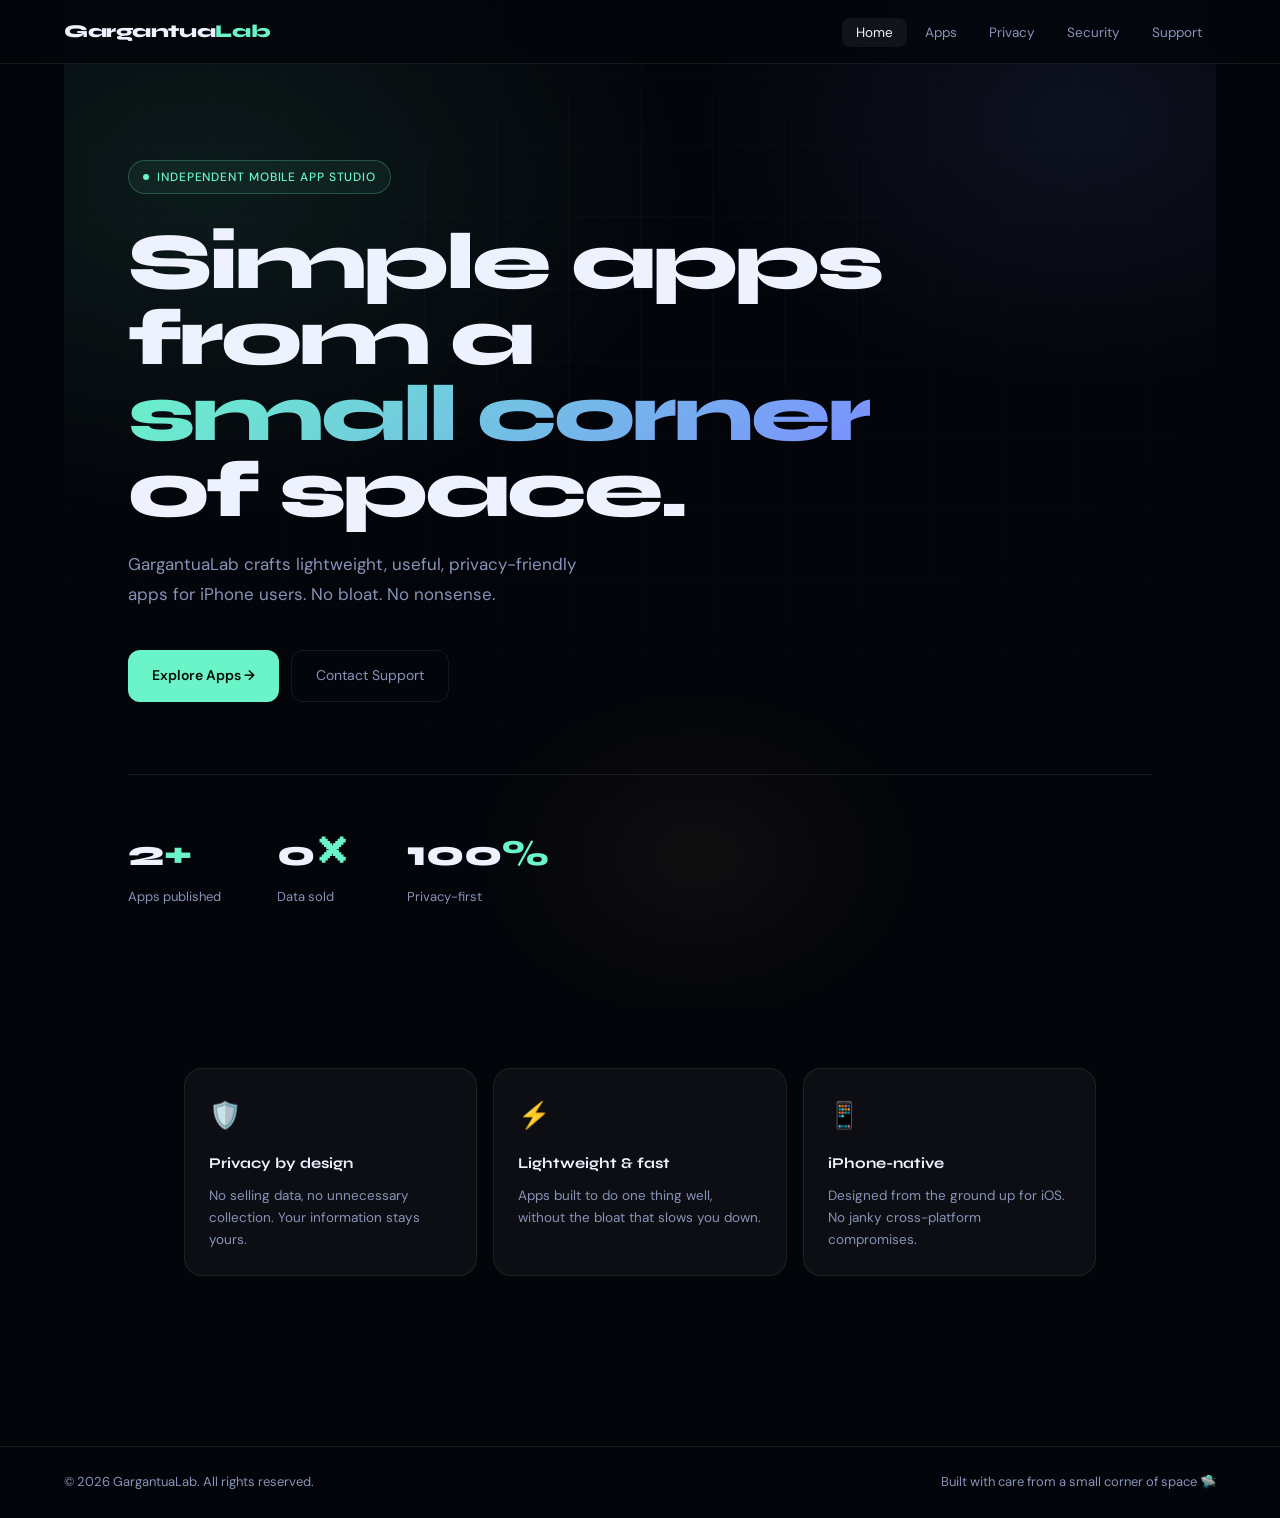
<file: index.html>
<!doctype html>
<html lang="ko">
<head>
  <meta charset="utf-8" />
  <meta name="viewport" content="width=device-width, initial-scale=1" />
  <title>GargantuaLab</title>
  <link rel="stylesheet" href="style.css" />
  <style>
    body { padding-top: 0; }
    main { padding-top: 0; max-width: 100%; }

    .hero {
      position: relative;
      overflow: hidden;
      padding: 160px 5vw 100px;
    }
    .hero-bg {
      position: absolute; inset: 0; pointer-events: none;
      background:
        radial-gradient(ellipse 70% 55% at 12% 18%, rgba(106,244,200,0.09) 0%, transparent 60%),
        radial-gradient(ellipse 55% 45% at 88% 12%, rgba(123,143,255,0.09) 0%, transparent 60%),
        radial-gradient(ellipse 35% 30% at 55% 85%, rgba(244,169,106,0.05) 0%, transparent 55%);
    }
    .hero-grid {
      position: absolute; inset: 0; pointer-events: none;
      background-image:
        linear-gradient(rgba(255,255,255,0.022) 1px, transparent 1px),
        linear-gradient(90deg, rgba(255,255,255,0.022) 1px, transparent 1px);
      background-size: 72px 72px;
      mask-image: radial-gradient(ellipse 90% 65% at 50% 25%, black, transparent);
    }
    .hero-inner {
      position: relative;
      max-width: 1040px; margin: 0 auto;
    }
    .hero-tag {
      display: inline-flex; align-items: center; gap: 8px;
      font-size: 12px; font-weight: 500;
      letter-spacing: 0.9px; text-transform: uppercase;
      color: var(--accent);
      border: 1px solid rgba(106,244,200,0.25);
      background: rgba(106,244,200,0.06);
      padding: 6px 14px; border-radius: 999px;
      margin-bottom: 30px;
    }
    .hero-tag::before {
      content: '';
      width: 6px; height: 6px; border-radius: 50%;
      background: var(--accent);
      animation: blink 2s ease-in-out infinite;
    }
    @keyframes blink { 0%,100%{opacity:1} 50%{opacity:0.25} }

    .hero-sub {
      font-size: 17px; color: var(--muted);
      max-width: 460px; margin-bottom: 40px; line-height: 1.75;
    }
    .hero-actions { display: flex; gap: 12px; flex-wrap: wrap; }
    .hero-stats {
      display: flex; gap: 56px; flex-wrap: wrap;
      margin-top: 72px; padding-top: 48px;
      border-top: 1px solid var(--card-border);
    }
    .stat-num {
      font-family: 'Syne', sans-serif;
      font-size: 36px; font-weight: 800; color: var(--text);
    }
    .stat-num span { color: var(--accent); }
    .stat-lbl { font-size: 13px; color: var(--muted); margin-top: 2px; }

    .features {
      max-width: 1040px; margin: 0 auto;
      padding: 60px 5vw 90px;
      display: grid;
      grid-template-columns: repeat(auto-fit, minmax(220px, 1fr));
      gap: 16px;
    }
    .feat-card {
      background: var(--card);
      border: 1px solid var(--card-border);
      border-radius: 18px; padding: 24px;
      transition: border-color 0.2s, transform 0.2s;
    }
    .feat-card:hover { border-color: rgba(255,255,255,0.15); transform: translateY(-2px); }
    .feat-icon { font-size: 26px; margin-bottom: 14px; display: block; }
    .feat-card h3 {
      font-family: 'Syne', sans-serif;
      font-size: 15px; font-weight: 700; margin-bottom: 8px; color: var(--text);
    }
    .feat-card p { font-size: 13.5px; color: var(--muted); line-height: 1.65; }
  </style>
</head>
<body>
<nav>
  <a href="index.html" class="logo">Gargantua<span>Lab</span></a>
  <ul class="nav-links">
    <li><a href="index.html" class="active">Home</a></li>
    <li><a href="apps.html">Apps</a></li>
    <li><a href="privacy.html">Privacy</a></li>
    <li><a href="security.html">Security</a></li>
    <li><a href="support.html">Support</a></li>
  </ul>
</nav>

<main>
  <div class="hero">
    <div class="hero-bg"></div>
    <div class="hero-grid"></div>
    <div class="hero-inner">
      <div class="hero-tag anim">Independent Mobile App Studio</div>
      <h1 class="anim">Simple apps from a<br><em>small corner</em><br>of space.</h1>
      <p class="hero-sub anim">GargantuaLab crafts lightweight, useful, privacy-friendly apps for iPhone users. No bloat. No nonsense.</p>
      <div class="hero-actions anim">
        <a href="apps.html" class="btn-primary">Explore Apps →</a>
        <a href="support.html" class="btn-ghost">Contact Support</a>
      </div>
      <div class="hero-stats anim">
        <div>
          <div class="stat-num">2<span>+</span></div>
          <div class="stat-lbl">Apps published</div>
        </div>
        <div>
          <div class="stat-num">0<span>✕</span></div>
          <div class="stat-lbl">Data sold</div>
        </div>
        <div>
          <div class="stat-num">100<span>%</span></div>
          <div class="stat-lbl">Privacy-first</div>
        </div>
      </div>
    </div>
  </div>

  <div class="features">
    <div class="feat-card anim">
      <span class="feat-icon">🛡️</span>
      <h3>Privacy by design</h3>
      <p>No selling data, no unnecessary collection. Your information stays yours.</p>
    </div>
    <div class="feat-card anim">
      <span class="feat-icon">⚡</span>
      <h3>Lightweight &amp; fast</h3>
      <p>Apps built to do one thing well, without the bloat that slows you down.</p>
    </div>
    <div class="feat-card anim">
      <span class="feat-icon">📱</span>
      <h3>iPhone-native</h3>
      <p>Designed from the ground up for iOS. No janky cross-platform compromises.</p>
    </div>
  </div>
</main>

<footer>
  <p>© 2026 GargantuaLab. All rights reserved.</p>
  <p>Built with care from a small corner of space 🛸</p>
</footer>
</body>
</html>
</file>
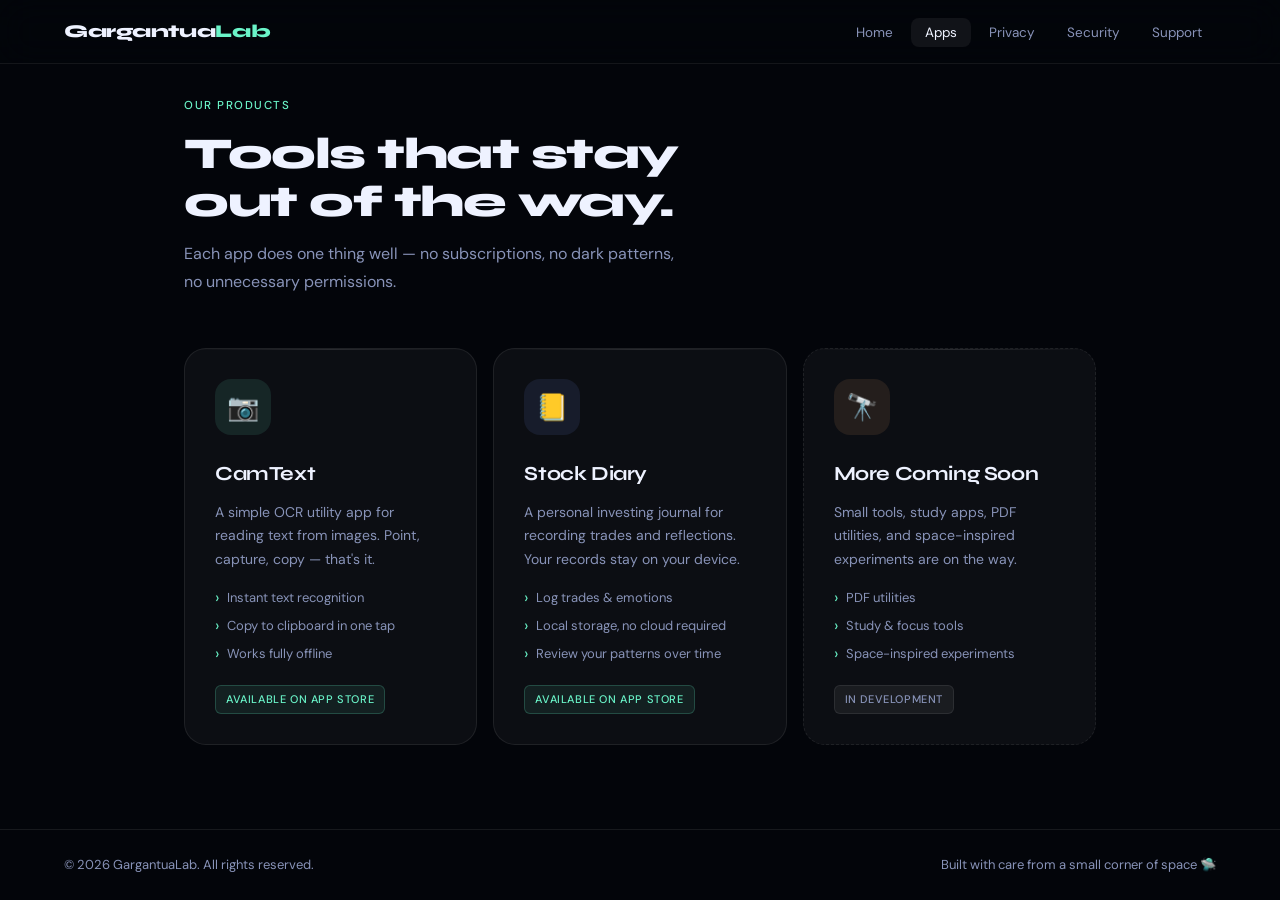
<file: apps.html>
<!doctype html>
<html lang="ko">
<head>
  <meta charset="utf-8" />
  <meta name="viewport" content="width=device-width, initial-scale=1" />
  <title>Apps — GargantuaLab</title>
  <link rel="stylesheet" href="style.css" />
  <style>
    .apps-grid {
      display: grid;
      grid-template-columns: repeat(auto-fill, minmax(290px, 1fr));
      gap: 16px;
    }
    .app-card {
      background: var(--card);
      border: 1px solid var(--card-border);
      border-radius: 22px; padding: 30px;
      position: relative; overflow: hidden;
      transition: border-color 0.25s, transform 0.2s;
    }
    .app-card:hover { border-color: rgba(255,255,255,0.16); transform: translateY(-3px); }
    .app-card::before {
      content: '';
      position: absolute; top: 0; left: 0; right: 0; height: 1px;
      background: linear-gradient(90deg, transparent, rgba(255,255,255,0.12), transparent);
    }
    .app-card.soon { border-style: dashed; }

    .app-icon {
      width: 56px; height: 56px; border-radius: 16px;
      display: flex; align-items: center; justify-content: center;
      font-size: 26px; margin-bottom: 22px;
    }
    .app-icon.teal   { background: rgba(106,244,200,0.1); }
    .app-icon.purple { background: rgba(123,143,255,0.1); }
    .app-icon.orange { background: rgba(244,169,106,0.1); }

    .app-card h3 {
      font-family: 'Syne', sans-serif;
      font-size: 20px; font-weight: 700;
      margin-bottom: 10px; letter-spacing: -0.4px; color: var(--text);
    }
    .app-card p { font-size: 14px; color: var(--muted); line-height: 1.65; }

    .app-tag {
      display: inline-block; margin-top: 20px;
      font-size: 11px; font-weight: 500;
      letter-spacing: 0.6px; text-transform: uppercase;
      color: var(--accent);
      background: rgba(106,244,200,0.08);
      border: 1px solid rgba(106,244,200,0.2);
      padding: 4px 10px; border-radius: 6px;
    }
    .app-tag.soon {
      color: var(--muted); background: var(--faint);
      border-color: var(--card-border);
    }

    .app-features {
      margin-top: 16px;
      display: flex; flex-direction: column; gap: 6px;
    }
    .app-features li {
      list-style: none;
      display: flex; align-items: center; gap: 8px;
      font-size: 13px; color: var(--muted);
    }
    .app-features li::before {
      content: '›';
      color: var(--accent); font-size: 16px; line-height: 1;
    }
  </style>
</head>
<body>
<nav>
  <a href="index.html" class="logo">Gargantua<span>Lab</span></a>
  <ul class="nav-links">
    <li><a href="index.html">Home</a></li>
    <li><a href="apps.html" class="active">Apps</a></li>
    <li><a href="privacy.html">Privacy</a></li>
    <li><a href="security.html">Security</a></li>
    <li><a href="support.html">Support</a></li>
  </ul>
</nav>

<main>
  <span class="section-label anim">Our Products</span>
  <h2 class="anim">Tools that stay<br>out of the way.</h2>
  <p class="page-desc anim">Each app does one thing well — no subscriptions, no dark patterns, no unnecessary permissions.</p>

  <div class="apps-grid">
    <div class="app-card anim">
      <div class="app-icon teal">📷</div>
      <h3>CamText</h3>
      <p>A simple OCR utility app for reading text from images. Point, capture, copy — that's it.</p>
      <ul class="app-features">
        <li>Instant text recognition</li>
        <li>Copy to clipboard in one tap</li>
        <li>Works fully offline</li>
      </ul>
      <span class="app-tag">Available on App Store</span>
    </div>

    <div class="app-card anim">
      <div class="app-icon purple">📒</div>
      <h3>Stock Diary</h3>
      <p>A personal investing journal for recording trades and reflections. Your records stay on your device.</p>
      <ul class="app-features">
        <li>Log trades &amp; emotions</li>
        <li>Local storage, no cloud required</li>
        <li>Review your patterns over time</li>
      </ul>
      <span class="app-tag">Available on App Store</span>
    </div>

    <div class="app-card soon anim">
      <div class="app-icon orange">🔭</div>
      <h3>More Coming Soon</h3>
      <p>Small tools, study apps, PDF utilities, and space-inspired experiments are on the way.</p>
      <ul class="app-features">
        <li>PDF utilities</li>
        <li>Study &amp; focus tools</li>
        <li>Space-inspired experiments</li>
      </ul>
      <span class="app-tag soon">In Development</span>
    </div>
  </div>
</main>

<footer>
  <p>© 2026 GargantuaLab. All rights reserved.</p>
  <p>Built with care from a small corner of space 🛸</p>
</footer>
</body>
</html>
</file>
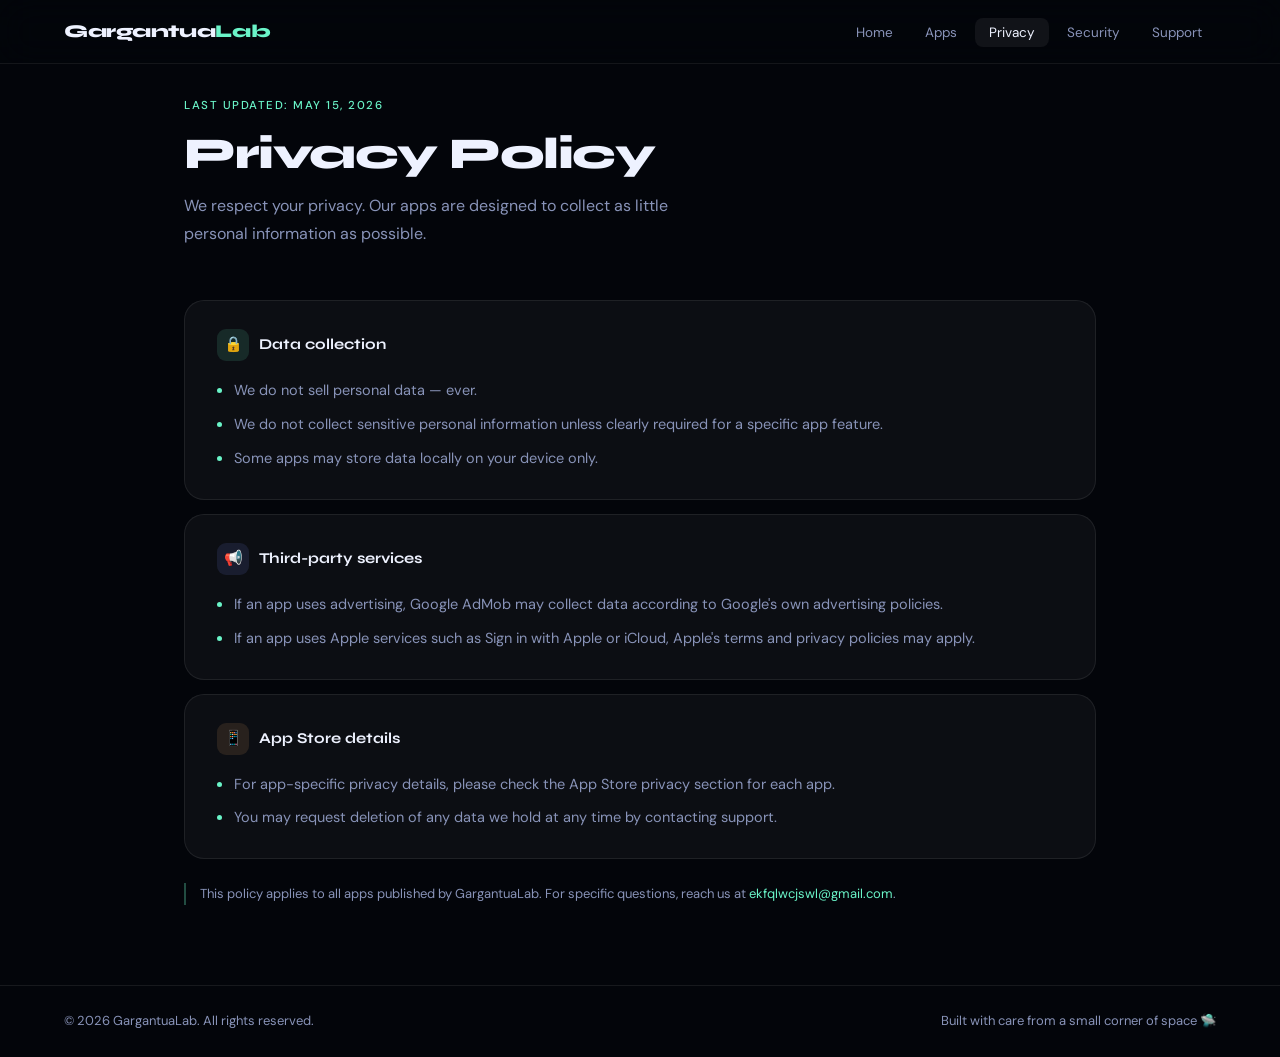
<file: privacy.html>
<!doctype html>
<html lang="ko">
<head>
  <meta charset="utf-8" />
  <meta name="viewport" content="width=device-width, initial-scale=1" />
  <title>Privacy Policy — GargantuaLab</title>
  <link rel="stylesheet" href="style.css" />
</head>
<body>
<nav>
  <a href="index.html" class="logo">Gargantua<span>Lab</span></a>
  <ul class="nav-links">
    <li><a href="index.html">Home</a></li>
    <li><a href="apps.html">Apps</a></li>
    <li><a href="privacy.html" class="active">Privacy</a></li>
    <li><a href="security.html">Security</a></li>
    <li><a href="support.html">Support</a></li>
  </ul>
</nav>

<main>
  <span class="section-label anim">Last updated: May 15, 2026</span>
  <h2 class="anim">Privacy Policy</h2>
  <p class="page-desc anim">We respect your privacy. Our apps are designed to collect as little personal information as possible.</p>

  <div class="anim">
    <div class="policy-block">
      <h3>
        <span class="icon-badge teal">🔒</span>
        Data collection
      </h3>
      <ul class="policy-list">
        <li>We do not sell personal data — ever.</li>
        <li>We do not collect sensitive personal information unless clearly required for a specific app feature.</li>
        <li>Some apps may store data locally on your device only.</li>
      </ul>
    </div>

    <div class="policy-block">
      <h3>
        <span class="icon-badge purple">📢</span>
        Third-party services
      </h3>
      <ul class="policy-list">
        <li>If an app uses advertising, Google AdMob may collect data according to Google's own advertising policies.</li>
        <li>If an app uses Apple services such as Sign in with Apple or iCloud, Apple's terms and privacy policies may apply.</li>
      </ul>
    </div>

    <div class="policy-block">
      <h3>
        <span class="icon-badge orange">📱</span>
        App Store details
      </h3>
      <ul class="policy-list">
        <li>For app-specific privacy details, please check the App Store privacy section for each app.</li>
        <li>You may request deletion of any data we hold at any time by contacting support.</li>
      </ul>
    </div>

    <p class="meta-note">
      This policy applies to all apps published by GargantuaLab. For specific questions, reach us at <a href="mailto:ekfqlwcjswl@gmail.com">ekfqlwcjswl@gmail.com</a>.
    </p>
  </div>
</main>

<footer>
  <p>© 2026 GargantuaLab. All rights reserved.</p>
  <p>Built with care from a small corner of space 🛸</p>
</footer>
</body>
</html>
</file>
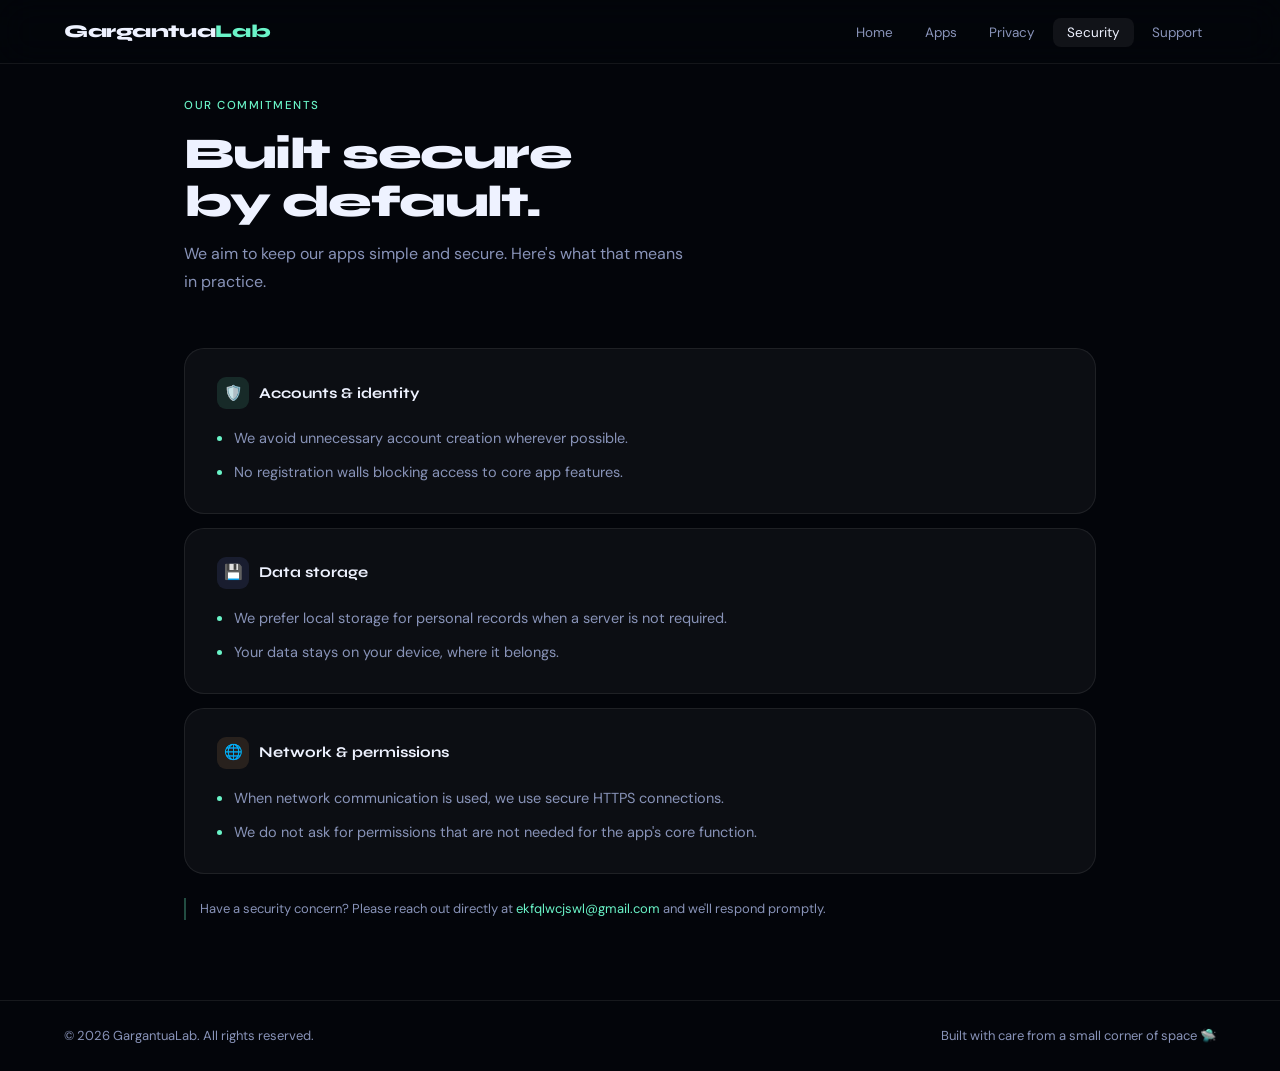
<file: security.html>
<!doctype html>
<html lang="ko">
<head>
  <meta charset="utf-8" />
  <meta name="viewport" content="width=device-width, initial-scale=1" />
  <title>Security — GargantuaLab</title>
  <link rel="stylesheet" href="style.css" />
</head>
<body>
<nav>
  <a href="index.html" class="logo">Gargantua<span>Lab</span></a>
  <ul class="nav-links">
    <li><a href="index.html">Home</a></li>
    <li><a href="apps.html">Apps</a></li>
    <li><a href="privacy.html">Privacy</a></li>
    <li><a href="security.html" class="active">Security</a></li>
    <li><a href="support.html">Support</a></li>
  </ul>
</nav>

<main>
  <span class="section-label anim">Our commitments</span>
  <h2 class="anim">Built secure<br>by default.</h2>
  <p class="page-desc anim">We aim to keep our apps simple and secure. Here's what that means in practice.</p>

  <div class="anim">
    <div class="policy-block">
      <h3>
        <span class="icon-badge teal">🛡️</span>
        Accounts &amp; identity
      </h3>
      <ul class="policy-list">
        <li>We avoid unnecessary account creation wherever possible.</li>
        <li>No registration walls blocking access to core app features.</li>
      </ul>
    </div>

    <div class="policy-block">
      <h3>
        <span class="icon-badge purple">💾</span>
        Data storage
      </h3>
      <ul class="policy-list">
        <li>We prefer local storage for personal records when a server is not required.</li>
        <li>Your data stays on your device, where it belongs.</li>
      </ul>
    </div>

    <div class="policy-block">
      <h3>
        <span class="icon-badge orange">🌐</span>
        Network &amp; permissions
      </h3>
      <ul class="policy-list">
        <li>When network communication is used, we use secure HTTPS connections.</li>
        <li>We do not ask for permissions that are not needed for the app's core function.</li>
      </ul>
    </div>

    <p class="meta-note">
      Have a security concern? Please reach out directly at <a href="mailto:ekfqlwcjswl@gmail.com">ekfqlwcjswl@gmail.com</a> and we'll respond promptly.
    </p>
  </div>
</main>

<footer>
  <p>© 2026 GargantuaLab. All rights reserved.</p>
  <p>Built with care from a small corner of space 🛸</p>
</footer>
</body>
</html>
</file>
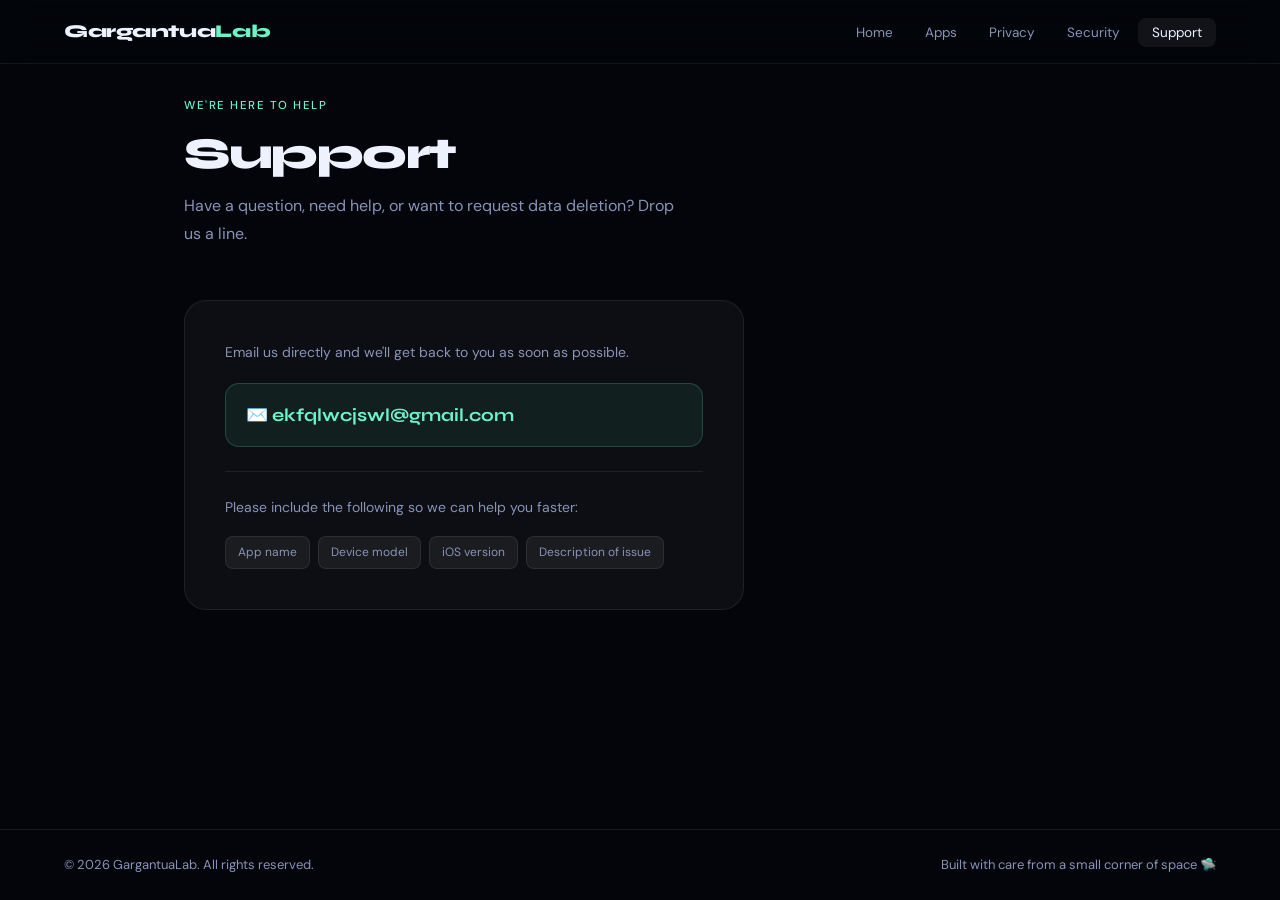
<file: support.html>
<!doctype html>
<html lang="ko">
<head>
  <meta charset="utf-8" />
  <meta name="viewport" content="width=device-width, initial-scale=1" />
  <title>Support — GargantuaLab</title>
  <link rel="stylesheet" href="style.css" />
  <style>
    .support-card {
      background: var(--card);
      border: 1px solid var(--card-border);
      border-radius: 22px; padding: 40px;
      max-width: 560px;
    }
    .support-card p { font-size: 14px; color: var(--muted); line-height: 1.7; }

    .email-link {
      display: inline-flex; align-items: center; gap: 10px;
      font-family: 'Syne', sans-serif;
      font-size: 18px; font-weight: 700;
      color: var(--accent);
      text-decoration: none;
      padding: 16px 20px;
      background: rgba(106,244,200,0.07);
      border: 1px solid rgba(106,244,200,0.2);
      border-radius: 14px;
      margin: 18px 0 22px;
      display: block;
      word-break: break-all;
      transition: background 0.2s;
    }
    .email-link:hover { background: rgba(106,244,200,0.13); color: var(--accent); }

    .chips { display: flex; flex-wrap: wrap; gap: 8px; margin-top: 16px; }
    .chip {
      font-size: 12px; padding: 5px 12px;
      border-radius: 8px;
      background: var(--faint);
      border: 1px solid var(--card-border);
      color: var(--muted);
    }

    .divider {
      height: 1px; background: var(--card-border);
      margin: 24px 0;
    }
  </style>
</head>
<body>
<nav>
  <a href="index.html" class="logo">Gargantua<span>Lab</span></a>
  <ul class="nav-links">
    <li><a href="index.html">Home</a></li>
    <li><a href="apps.html">Apps</a></li>
    <li><a href="privacy.html">Privacy</a></li>
    <li><a href="security.html">Security</a></li>
    <li><a href="support.html" class="active">Support</a></li>
  </ul>
</nav>

<main>
  <span class="section-label anim">We're here to help</span>
  <h2 class="anim">Support</h2>
  <p class="page-desc anim">Have a question, need help, or want to request data deletion? Drop us a line.</p>

  <div class="support-card anim">
    <p>Email us directly and we'll get back to you as soon as possible.</p>

    <a href="mailto:ekfqlwcjswl@gmail.com" class="email-link">
      ✉️ ekfqlwcjswl@gmail.com
    </a>

    <div class="divider"></div>

    <p>Please include the following so we can help you faster:</p>
    <div class="chips">
      <span class="chip">App name</span>
      <span class="chip">Device model</span>
      <span class="chip">iOS version</span>
      <span class="chip">Description of issue</span>
    </div>
  </div>
</main>

<footer>
  <p>© 2026 GargantuaLab. All rights reserved.</p>
  <p>Built with care from a small corner of space 🛸</p>
</footer>
</body>
</html>
</file>
<file: style.css>
@import url('https://fonts.googleapis.com/css2?family=Syne:wght@400;700;800&family=DM+Sans:opsz,wght@9..40,300;9..40,400;9..40,500&display=swap');

:root {
  --bg: #03050a;
  --surface: #0b0f1c;
  --card: rgba(255,255,255,0.04);
  --card-border: rgba(255,255,255,0.08);
  --text: #eef2ff;
  --muted: #8893b8;
  --faint: rgba(255,255,255,0.06);
  --accent: #6af4c8;
  --accent2: #7b8fff;
  --accent3: #f4a96a;
}

* { box-sizing: border-box; margin: 0; padding: 0; }
html { scroll-behavior: smooth; }

body {
  font-family: 'DM Sans', sans-serif;
  background: var(--bg);
  color: var(--text);
  line-height: 1.7;
  overflow-x: hidden;
  min-height: 100vh;
  display: flex;
  flex-direction: column;
}

a { color: var(--accent); text-decoration: none; }

/* ── NAV ── */
nav {
  position: fixed; top: 0; left: 0; right: 0; z-index: 100;
  display: flex; justify-content: space-between; align-items: center;
  padding: 0 5vw;
  height: 64px;
  background: rgba(3,5,10,0.80);
  backdrop-filter: blur(18px);
  border-bottom: 1px solid rgba(255,255,255,0.07);
}

.logo {
  font-family: 'Syne', sans-serif;
  font-weight: 800;
  font-size: 18px;
  letter-spacing: -0.3px;
  color: var(--text);
  text-decoration: none;
}
.logo span { color: var(--accent); }

.nav-links {
  display: flex; gap: 4px; list-style: none;
}
.nav-links a {
  font-size: 13.5px; font-weight: 400;
  color: var(--muted);
  text-decoration: none;
  padding: 6px 14px;
  border-radius: 8px;
  transition: color 0.2s, background 0.2s;
}
.nav-links a:hover { color: var(--text); background: var(--faint); }
.nav-links a.active { color: var(--text); background: var(--faint); }

/* ── MAIN WRAP ── */
main {
  flex: 1;
  max-width: 1040px;
  margin: 0 auto;
  width: 100%;
  padding: 96px 5vw 80px;
}

/* ── SECTION LABEL ── */
.section-label {
  font-size: 11.5px; font-weight: 500;
  letter-spacing: 1.5px; text-transform: uppercase;
  color: var(--accent);
  margin-bottom: 14px;
  display: block;
}

h1 {
  font-family: 'Syne', sans-serif;
  font-size: clamp(40px, 7vw, 80px);
  font-weight: 800;
  line-height: 0.95;
  letter-spacing: -3px;
  margin-bottom: 22px;
}
h1 em {
  font-style: normal;
  background: linear-gradient(135deg, var(--accent), var(--accent2));
  -webkit-background-clip: text;
  -webkit-text-fill-color: transparent;
  background-clip: text;
}

h2 {
  font-family: 'Syne', sans-serif;
  font-size: clamp(28px, 4vw, 44px);
  font-weight: 800;
  letter-spacing: -1.5px;
  line-height: 1.1;
  margin-bottom: 14px;
}

.page-desc {
  font-size: 16px;
  color: var(--muted);
  max-width: 500px;
  margin-bottom: 52px;
  line-height: 1.75;
}

/* ── BUTTONS ── */
.btn-primary {
  display: inline-flex; align-items: center; gap: 8px;
  padding: 13px 24px; border-radius: 12px;
  background: var(--accent);
  color: #010b08;
  font-weight: 600; font-size: 14px;
  text-decoration: none;
  transition: opacity 0.2s, transform 0.15s;
}
.btn-primary:hover { opacity: 0.88; transform: translateY(-1px); color: #010b08; }

.btn-ghost {
  display: inline-flex; align-items: center; gap: 8px;
  padding: 13px 24px; border-radius: 12px;
  border: 1px solid var(--card-border);
  color: var(--muted); font-size: 14px;
  text-decoration: none;
  background: transparent;
  transition: background 0.2s, color 0.2s, border-color 0.2s;
}
.btn-ghost:hover { background: var(--faint); color: var(--text); border-color: rgba(255,255,255,0.15); }

/* ── POLICY BLOCKS ── */
.policy-block {
  background: var(--card);
  border: 1px solid var(--card-border);
  border-radius: 20px;
  padding: 28px 32px;
  margin-bottom: 14px;
}
.policy-block h3 {
  font-family: 'Syne', sans-serif;
  font-size: 15px; font-weight: 700;
  margin-bottom: 18px;
  display: flex; align-items: center; gap: 10px;
  color: var(--text);
}
.icon-badge {
  width: 32px; height: 32px; border-radius: 9px;
  display: flex; align-items: center; justify-content: center;
  font-size: 15px;
}
.icon-badge.teal   { background: rgba(106,244,200,0.12); }
.icon-badge.purple { background: rgba(123,143,255,0.12); }
.icon-badge.orange { background: rgba(244,169,106,0.12); }

.policy-list { list-style: none; display: flex; flex-direction: column; gap: 10px; }
.policy-list li {
  display: flex; align-items: flex-start; gap: 12px;
  font-size: 14.5px; color: var(--muted); line-height: 1.65;
}
.policy-list li::before {
  content: '';
  flex-shrink: 0;
  width: 5px; height: 5px;
  border-radius: 50%;
  background: var(--accent);
  margin-top: 9px;
}

.meta-note {
  font-size: 13px; color: var(--muted);
  border-left: 2px solid rgba(106,244,200,0.3);
  padding-left: 14px;
  margin-top: 24px;
  line-height: 1.7;
}

/* ── FOOTER ── */
footer {
  border-top: 1px solid var(--card-border);
  padding: 24px 5vw;
  display: flex; justify-content: space-between; align-items: center;
  flex-wrap: wrap; gap: 10px;
  max-width: 100%;
}
footer p { font-size: 13px; color: var(--muted); }

/* ── ANIM ── */
@keyframes fadeUp {
  from { opacity: 0; transform: translateY(18px); }
  to   { opacity: 1; transform: translateY(0); }
}
.anim { animation: fadeUp 0.5s ease both; }
.anim:nth-child(2) { animation-delay: 0.08s; }
.anim:nth-child(3) { animation-delay: 0.16s; }
.anim:nth-child(4) { animation-delay: 0.24s; }
.anim:nth-child(5) { animation-delay: 0.32s; }

@media (max-width: 620px) {
  .nav-links a { padding: 6px 9px; font-size: 12px; }
  nav { padding: 0 4vw; }
}
</file>
